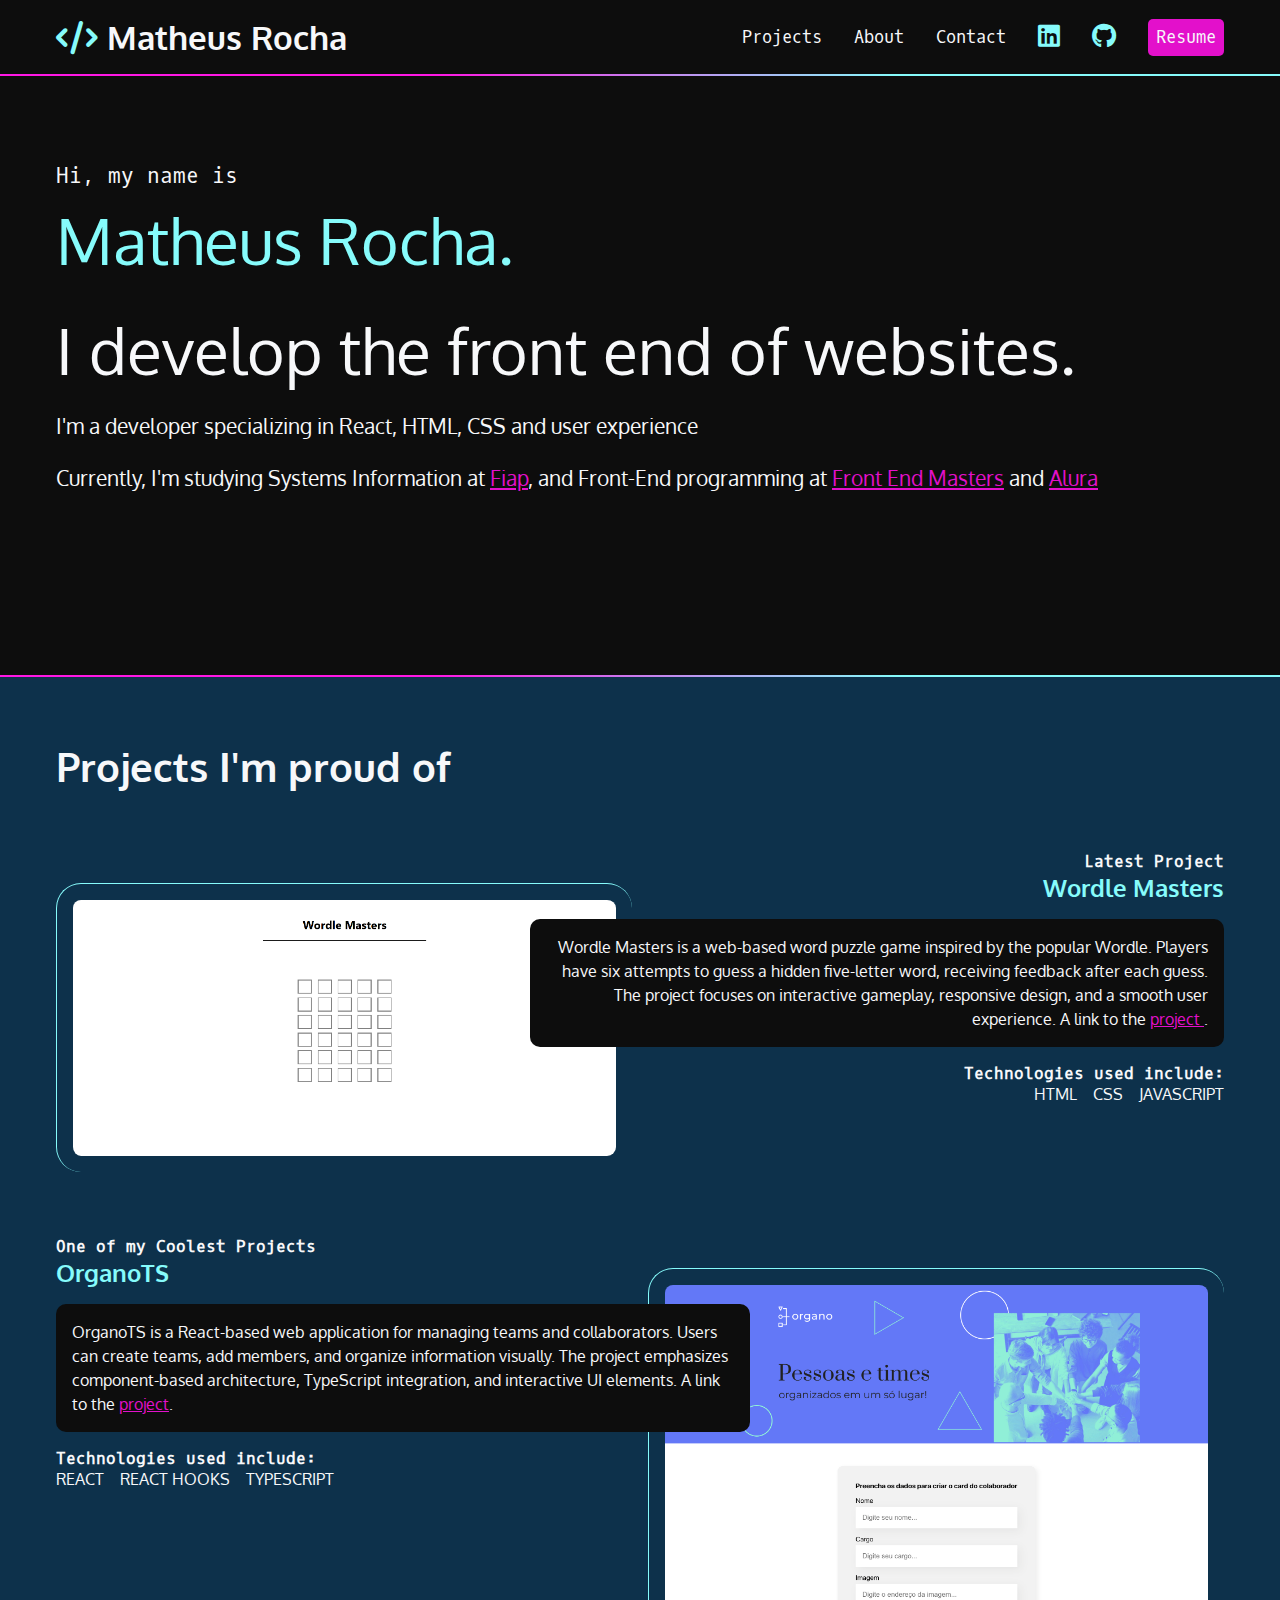
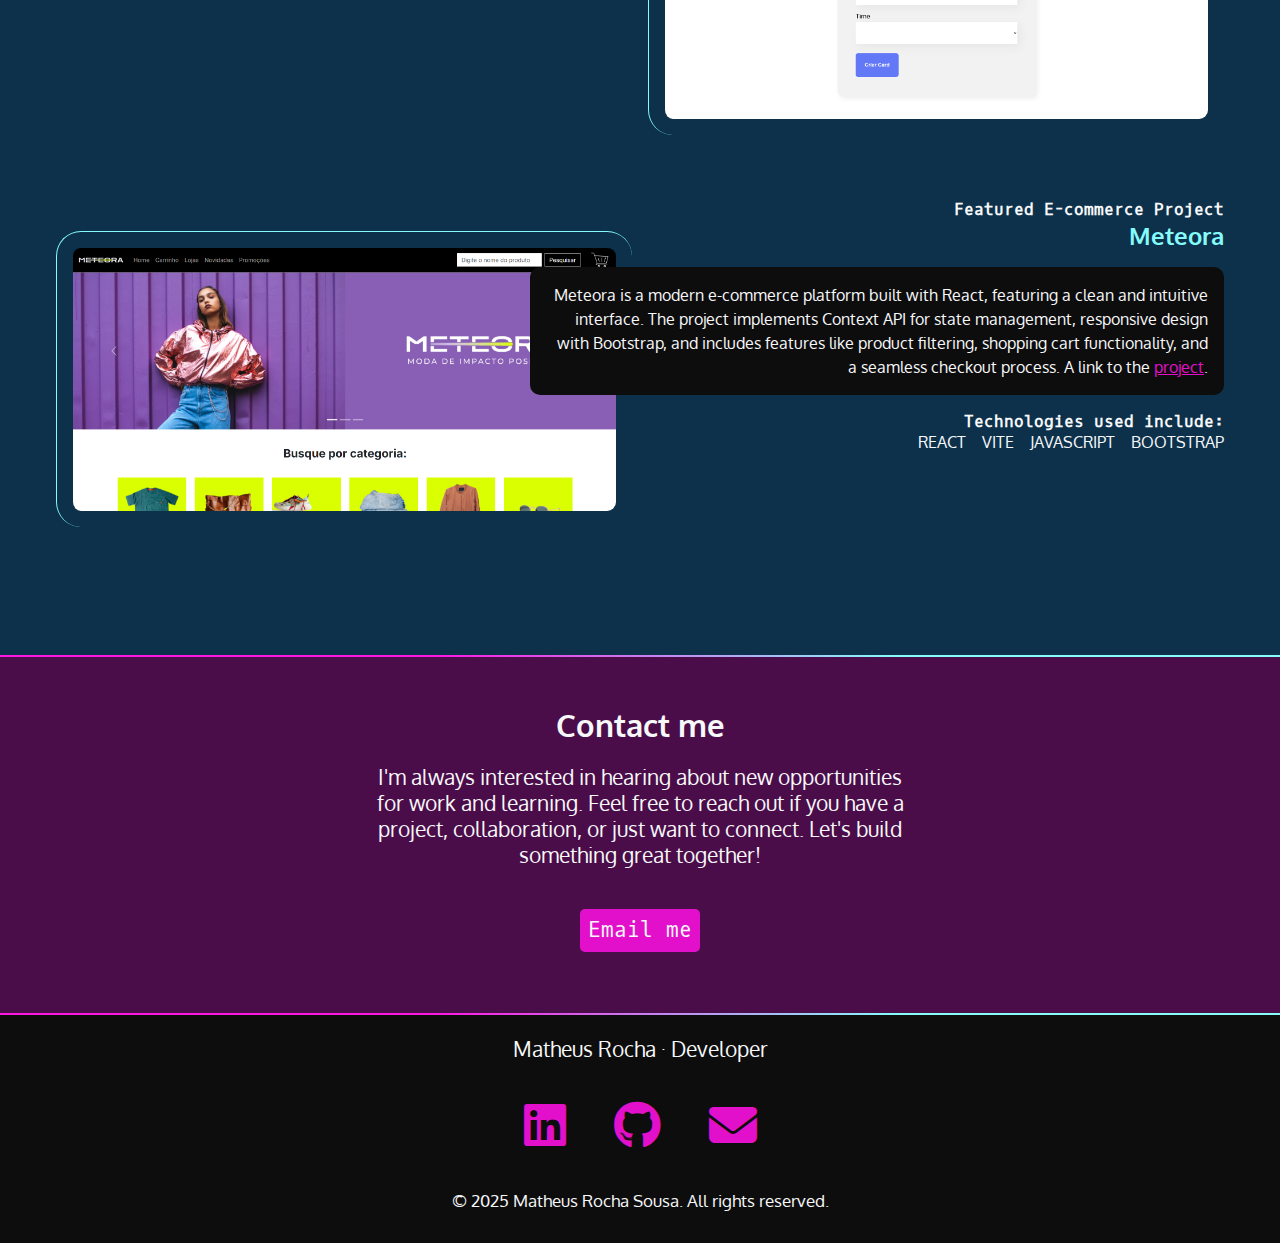
<file: index.html>
<!DOCTYPE html>
<html lang="en">
<head>
  <meta charset="UTF-8">
  <meta name="viewport" content="width=device-width, initial-scale=1.0">
  <title>Matheus Rocha's Portfolio</title>
  <link rel="stylesheet" href="./styles/styles.css">
  <link rel="stylesheet" href="https://fonts.googleapis.com/css2?family=Oxygen&amp;family=Oxygen+Mono&amp;display=swap">
  <link rel="stylesheet" href="https://cdnjs.cloudflare.com/ajax/libs/font-awesome/6.7.2/css/all.min.css" integrity="sha512-Evv84Mr4kqVGRNSgIGL/F/aIDqQb7xQ2vcrdIwxfjThSH8CSR7PBEakCr51Ck+w+/U6swU2Im1vVX0SVk9ABhg==" crossorigin="anonymous" referrerpolicy="no-referrer" />
</head>
<body>

  <header>
    <nav>
      <ul>
        <li>
          <h1>
            <a href="index.html">
              <span class="fa-solid fa-code"></span>
              <span>Matheus Rocha</span>
            </a>
          </h1>
        </li>
        <li><a href="#projects">Projects</a></li>
        <li><a href="about.html">About</a></li>
        <li><a href="#contact">Contact</a></li>
        <li>
          <a href="https://www.linkedin.com/in/matheus-rocha-sousa/" target="_blank" rel="noopener noreferrer">
            <span class="fa-brands fa-linkedin" aria-hidden="true"></span>
            <span class="sr-only">LinkeIn</span>
          </a>
        </li>
        <li>
          <a href="https://github.com/mrsMatheusRocha" target="_blank" rel="noopener noreferrer">
            <span class="fa-brands fa-github" aria-hidden="true"></span>
            <span class="sr-only">Github</span>
          </a>
        </li>
        <li><a href="arquivocurriculo" class="button">Resume</a></li>
      </ul>
    </nav>
  </header>

  <div class="gradient"></div>
  <section id="intro">
    <p class="name">Hi, my name is <span>Matheus Rocha.</span></p>
    <h2>I develop the front end of websites.</h2>
    <p>I'm a developer specializing in React, HTML, CSS and user experience</p>
    <p>Currently, I'm studying Systems Information at <a href="https://www.fiap.com.br/" target="_blank">Fiap</a>,
      and Front-End programming at
      <a href="https://frontendmasters.com/" target="_blank" rel="noopener noreferrer">Front End Masters</a> and 
      <a href="https://www.alura.com.br/" target="_blank" rel="noopener noreferrer">Alura</a>
    </p>
  </section>
    
  <div class="gradient"></div>
  <section id="projects" class="">
    <div class="projects-container">
      <h2>Projects I'm proud of</h2>
      <article>
        <div class="text">
          <h4>
            Latest Project
          </h4>
          <h3>
            Wordle Masters
          </h3>
          <p class="blackbox">
            Wordle Masters is a web-based word puzzle game inspired by the popular Wordle. 
            Players have six attempts to guess a hidden five-letter word, receiving feedback after each guess. 
            The project focuses on interactive gameplay, responsive design, and a smooth user experience. 
            A link to the <a href="https://mrsmatheusrocha.github.io/WordleFrontEndMasters/"> project </a>.
          </p>
          <h4>
            Technologies used include:
          </h4>
          <ul>
            <li>HTML</li>
            <li>CSS</li>
            <li>JAVASCRIPT</li>
          </ul>
        </div>
        <img src="./imgs/wordlemasters.png" alt="Screenshot of the Wordle Masters." />
      </article>
      <article class="reverse">
        <div class="text">
          <h4>
            One of my Coolest Projects
          </h4>
          <h3>
            OrganoTS
          </h3>
          <p class="blackbox">
            OrganoTS is a React-based web application for managing teams and collaborators. 
            Users can create teams, add members, and organize information visually. 
            The project emphasizes component-based architecture, TypeScript integration, and interactive UI elements. 
            A link to the <a href="https://organo-ts-kappa.vercel.app/">project</a>.
          </p>
          <h4>
            Technologies used include:
          </h4>
          <ul>
            <li>REACT</li>
            <li>REACT HOOKS</li>
            <li>TYPESCRIPT</li>
          </ul>
        </div>
        <img src="./imgs/organots.png" alt="Screenshot of the OrganoTS webapp." />
      </article>
      <article>
        <div class="text">
          <h4>
            Featured E-commerce Project
          </h4>
          <h3>
            Meteora
          </h3>
          <p class="blackbox">
            Meteora is a modern e-commerce platform built with React, featuring a clean and intuitive interface. 
            The project implements Context API for state management, responsive design with Bootstrap, and includes 
            features like product filtering, shopping cart functionality, and a seamless checkout process. A link to the 
            <a href="https://meteora-context-api-gules.vercel.app/">project</a>.
          </p>
          <h4>
            Technologies used include:
          </h4>
          <ul>
            <li>REACT</li>
            <li>VITE</li>
            <li>JAVASCRIPT</li>
            <li>BOOTSTRAP</li>
          </ul>
        </div>
        <img src="./imgs/meteora.png" alt="Screenshot of the Meteora webapp." />
      </article>
    </div>
  </section>
  
  <div class="gradient"></div>
  <section id="contact">
    <h2>Contact me</h2>
    <div class="contact-text">
      <p>
        I'm always interested in hearing about new opportunities for work and learning.
        Feel free to reach out if you have a project, collaboration, or just want to connect.
        Let's build something great together!
      </p>
      <p><a href="mailto:mrs.matheusrochasousa@gmail.com" class="button">Email me</a></p>
    </div>
  </section>

  <div class="gradient"></div>
  <footer>
    <p>Matheus Rocha &middot; Developer</p>
    <ul>
      <li>
        <a href="https://www.linkedin.com/in/matheus-rocha-sousa/" target="_blank" rel="noopener noreferrer">
          <span class="fa-brands fa-linkedin" aria-hidden="true"></span>
          <span class="sr-only">LinkeIn</span>
        </a>
      </li>
      <li>
        <a href="https://github.com/mrsMatheusRocha" target="_blank" rel="noopener noreferrer">
          <span class="fa-brands fa-github" aria-hidden="true"></span>
          <span class="sr-only">Github</span>
        </a>
      </li>
      <li>
        <a href="mailto:mrs.matheusrochasousa">
          <span class="fa-solid fa-envelope" aria-hidden="true"></span>
          <span class="sr-only">Email</span>
        </a>
      </li>
    </ul>
    <small>&copy; 2025 Matheus Rocha Sousa. All rights reserved.</small>
  </footer>
</body>
</html>
</file>
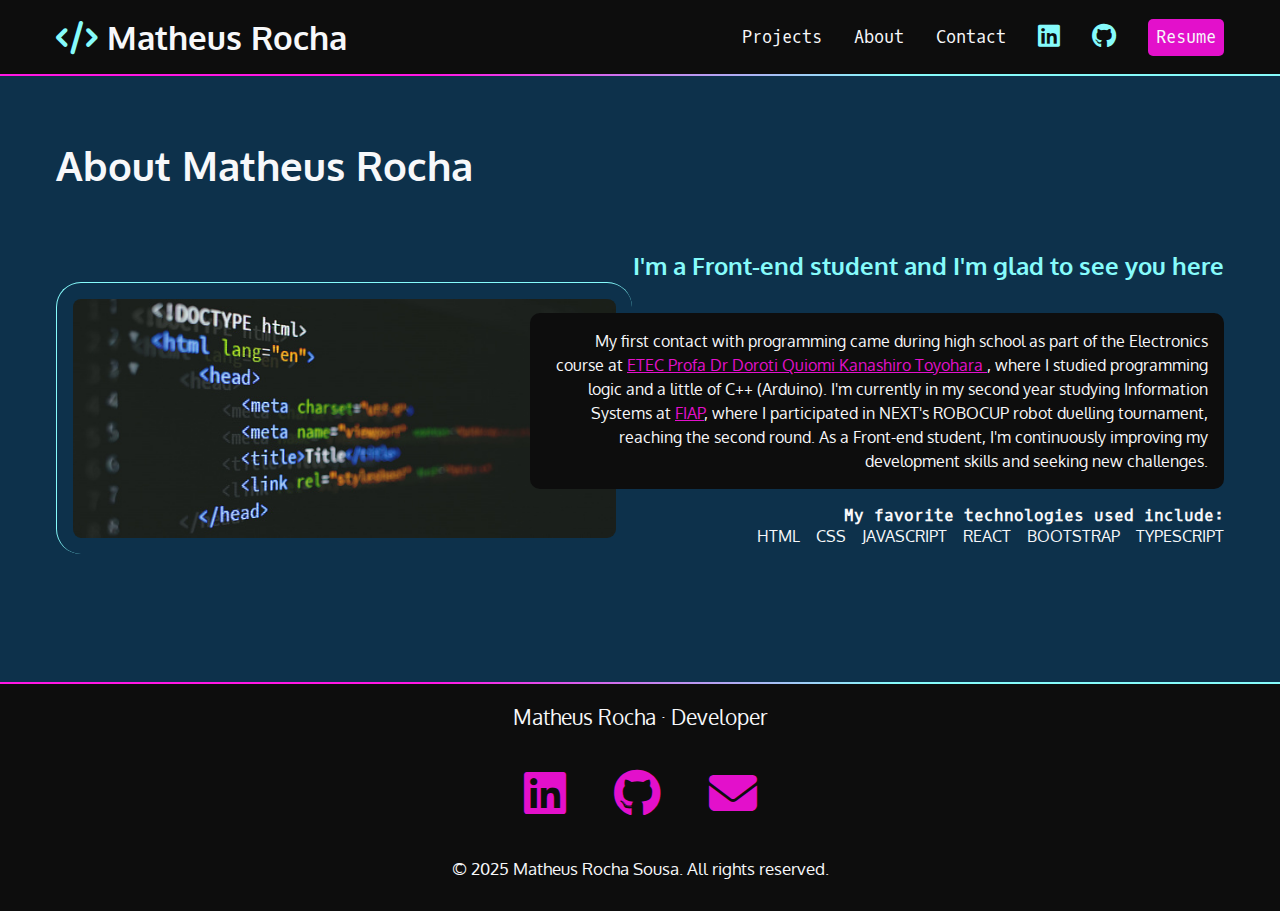
<file: about.html>
<!DOCTYPE html>
<html lang="en">
<head>
  <meta charset="UTF-8">
  <meta name="viewport" content="width=device-width, initial-scale=1.0">
  <title>Matheus Rocha's Portfolio</title>
  <link rel="stylesheet" href="./styles/styles.css">
  <link rel="stylesheet" href="https://fonts.googleapis.com/css2?family=Oxygen&amp;family=Oxygen+Mono&amp;display=swap">
  <link rel="stylesheet" href="https://cdnjs.cloudflare.com/ajax/libs/font-awesome/6.7.2/css/all.min.css" integrity="sha512-Evv84Mr4kqVGRNSgIGL/F/aIDqQb7xQ2vcrdIwxfjThSH8CSR7PBEakCr51Ck+w+/U6swU2Im1vVX0SVk9ABhg==" crossorigin="anonymous" referrerpolicy="no-referrer" />
</head>
<body>

  <header>
    <nav>
      <ul>
        <li>
          <h1>
            <a href="index.html">
              <span class="fa-solid fa-code"></span>
              <span>Matheus Rocha</span>
            </a>
          </h1>
        </li>
        <li><a href="index.html#projects">Projects</a></li>
        <li><a href="about.html">About</a></li>
        <li><a href="index.html#contact">Contact</a></li>
        <li>
          <a href="https://www.linkedin.com/in/matheus-rocha-sousa/" target="_blank" rel="noopener noreferrer">
            <span class="fa-brands fa-linkedin" aria-hidden="true"></span>
            <span class="sr-only">LinkeIn</span>
          </a>
        </li>
        <li>
          <a href="https://github.com/mrsMatheusRocha" target="_blank" rel="noopener noreferrer">
            <span class="fa-brands fa-github" aria-hidden="true"></span>
            <span class="sr-only">Github</span>
          </a>
        </li>
        <li><a href="./resume/Curriculo_MatheusRochaSousa.pdf" class="button">Resume</a></li>
      </ul>
    </nav>
  </header>
    
  <div class="gradient"></div>
  
  <section id="projects" class="">
    <div class="projects-container">
      <h2>About Matheus Rocha</h2>
      <article>
        <div class="text">
          <h3>
            I'm a Front-end student and I'm glad to see you here
          </h3>
          <p class="blackbox about">
              My first contact with programming came during high school as part of the Electronics course at 
              <a href="https://etecpirituba.cps.sp.gov.br/" target="_blank" rel="noopener noreferrer">
                ETEC Profa Dr Doroti Quiomi Kanashiro Toyohara
              </a> , where I studied programming logic and a little of C++ (Arduino). 
              I'm currently in my second year studying Information Systems at <a href="https://www.fiap.com.br/" target="_blank" 
              rel="noopener noreferrer">FIAP</a>, where I participated in NEXT's 
              ROBOCUP robot duelling tournament, reaching the second round. As a Front-end student, 
              I'm continuously improving my development skills and seeking new challenges.
          </p>
          <h4>
            My favorite technologies used include:
          </h4>
          <ul>
            <li>HTML</li>
            <li>CSS</li>
            <li>JAVASCRIPT</li>
            <li>REACT</li>
            <li>BOOTSTRAP</li>
            <li>TYPESCRIPT</li>
          </ul>
        </div>
        <img src="./imgs/istockphoto-1304912518-170667a.jpg" alt="Screenshot of the Wall of Wonder." />
      </article>
    </div>
  </section>

  <div class="gradient"></div>
  <footer>
    <p>Matheus Rocha &middot; Developer</p>
    <ul>
      <li>
        <a href="https://www.linkedin.com/in/matheus-rocha-sousa/" target="_blank" rel="noopener noreferrer">
          <span class="fa-brands fa-linkedin" aria-hidden="true"></span>
          <span class="sr-only">LinkeIn</span>
        </a>
      </li>
      <li>
        <a href="https://github.com/mrsMatheusRocha" target="_blank" rel="noopener noreferrer">
          <span class="fa-brands fa-github" aria-hidden="true"></span>
          <span class="sr-only">Github</span>
        </a>
      </li>
      <li>
        <a href="mailto:mrs.matheusrochasousa">
          <span class="fa-solid fa-envelope" aria-hidden="true"></span>
          <span class="sr-only">Email</span>
        </a>
      </li>
    </ul>
    <small>&copy; 2025 Matheus Rocha Sousa. All rights reserved.</small>
  </footer>
</body>
</html>
</file>
<file: styles/styles.css>
:root {

  --black: #0D0D0D;
  --dkblue: #0d314b;
  --plum: #4b0d49;
  --hotmag: #b811a4; 
  --magenta: #e310cb; 
  --dkaqua: #3e7272;
  --aqua: #86fbfb;
  --white: #f7f8fa;
  --font-size: 1.3rem;
  --mono: "Oxygen mono", monospace;
  --sans: Oxygen, sans-serif;
}

html {
  box-sizing: border-box;
}
*,
*::before,
*::after {
  box-sizing: inherit;
}

body {
  padding: 0;
  margin: 0;
  font-family: var(--sans);
  background-color: var(--black);
  color: var(--white);
  font-size: var(--font-size);
}

h1,h2,h3 {
  margin: 0;
}

a {
  color: var(--magenta);

  &:hover {
    color: var(--hotmag);
    text-decoration: none;
  }
}

img {
  width: 100%;
}

/* navbar */

nav {
  font-family: var(--mono);
  font-size: 80%;  
  padding: 1rem;
}

nav h1 a {
  font-family: var(--sans);
}

nav ul {
  list-style-type: none;
  padding: 0;
  margin: 0;
  display: flex;
  flex-flow: row wrap;
  justify-content: center;
  align-items: center;
  gap: 2rem;
}

nav li:first-child {
  flex-basis: 100%;
  text-align: center;
}

nav [class*="fa-"] {
  font-size: 150%;
  color: var(--aqua);

  &:hover {
    color: var(--magenta);
  }
}

nav h1 [class*="fa-"] {
  font-size: 100%;
  color: var(--aqua);
}

nav a {
  color: var(--white);
  text-decoration: none;
  display: block;

  &:hover {
    color: var(--magenta);
  }
}

.button {
  color: var(--white);
  background-color: var(--magenta);
  padding: 0.5rem;
  border-radius: 5px;
  text-decoration: none;
  font-family: var(--mono);

  &:hover {
    color: var(--white);
    background-color: var(--hotmag);
  }
}

@media (min-width: 850px) {
  nav {
    max-width: 1200px;
    margin: 0 auto;
  }

  nav li:first-child {
    flex-basis: auto;
    text-align: left;
    margin-right: auto;
  }
}

/* gradient */

.gradient {
  background: linear-gradient(90deg,rgba(255, 23, 228, 1) 34%, rgba(134, 251, 251, 1) 70%);
  height: 2px;
}

/* intro styles */

#intro {
  padding: 4rem 1rem 10rem 1rem;
  max-width: 1200px;
  margin: 0 auto;
}

#intro p {
  font-style: 1rem;
  line-height: 1.5;
}

#intro .name {
  font-family: var(--mono);
}

.name span {
  display: block;
  font-family: var(--sans);
  font-size: 4rem;
  color: var(--aqua);
}

#intro h2 {
  font-size: 4rem;
  font-weight: normal;
}

/* project styles */

.projects-container {
  padding: 4rem 1rem;
  max-width: 1200px;
  margin: 0 auto;
}

#projects {
  background-color: var(--dkblue);
}

#projects h2 {
  font-size: 2.5rem;
  margin-bottom: calc(2.5rem * 1.5);
}

#projects h3 {
  color: var(--aqua);
}

#projects h4 {
  font-size: 1rem;
  font-family: var(--mono);
  margin: 0;
}

#projects ul {
  list-style-type: none;
  padding: 0;
  margin: 0;
  display: flex;
  flex-flow: row wrap;
  justify-content: flex-start;
  gap: 1rem;
  font-size: 1rem;
}

#projects img {
  margin: 2rem 0 4rem 0;
  border-left: 1px solid var(--aqua);
  border-top: 1px solid var(--aqua);
  border-radius: 25px;
  padding: 1rem;
}

.blackbox {
  background-color: var(--black);
  padding: 1rem;
  border-radius: 10px;
  color: var(--white);
  font-size: 1rem;
  line-height: 1.5;
}

@media (min-width: 550px) {
  article {
    display: grid;
    grid-template-columns: repeat(10, 1fr);
    gap: 1rem;
  }

  .text {
    order: 2;
    text-align: right;
    grid-column: 5/11;
    grid-row: 1/2;
    
  }
  
  #projects .reverse .text {
    order: 2;
    grid-column: 1/7;
    grid-row: 1/2;
    text-align: left;
  }
  
  #projects ul {
    justify-content: flex-end;
  }
  
  #projects img {
    grid-column: 1/6;
    grid-row: 1/2;
    
  }
  
  #projects .reverse img {
    grid-column: 6/11;
    grid-row: 1/2;
  }

  #projects .reverse ul {
    justify-content: flex-start;
  }
}

/* contact styles */

#contact {
  background-color: var(--plum);
  text-align: center;
  padding: 3rem 0;
}

#contact .contact-text {
  width: 550px;
  margin: 0 auto;
}

#contact p:last-child {
  margin-top: 3rem;
}

@media (min-width: 550px) {
  #contact .contact-text {
    width: 300px
    font-size: 1rem
  }
}
/* footer */

footer {  
  text-align: center;
}

footer ul {
  font-size: 3rem;  
  list-style-type: none;
  padding: 0;
  margin: 2rem 0;
  display: flex;
  flex-flow: row wrap;
  justify-content: center;
  align-items: center;
  gap: 3rem;
}

footer small {
  padding-bottom: 2rem
}

/* about styles */

.about {
  margin-top: 2rem;
}
</file>
